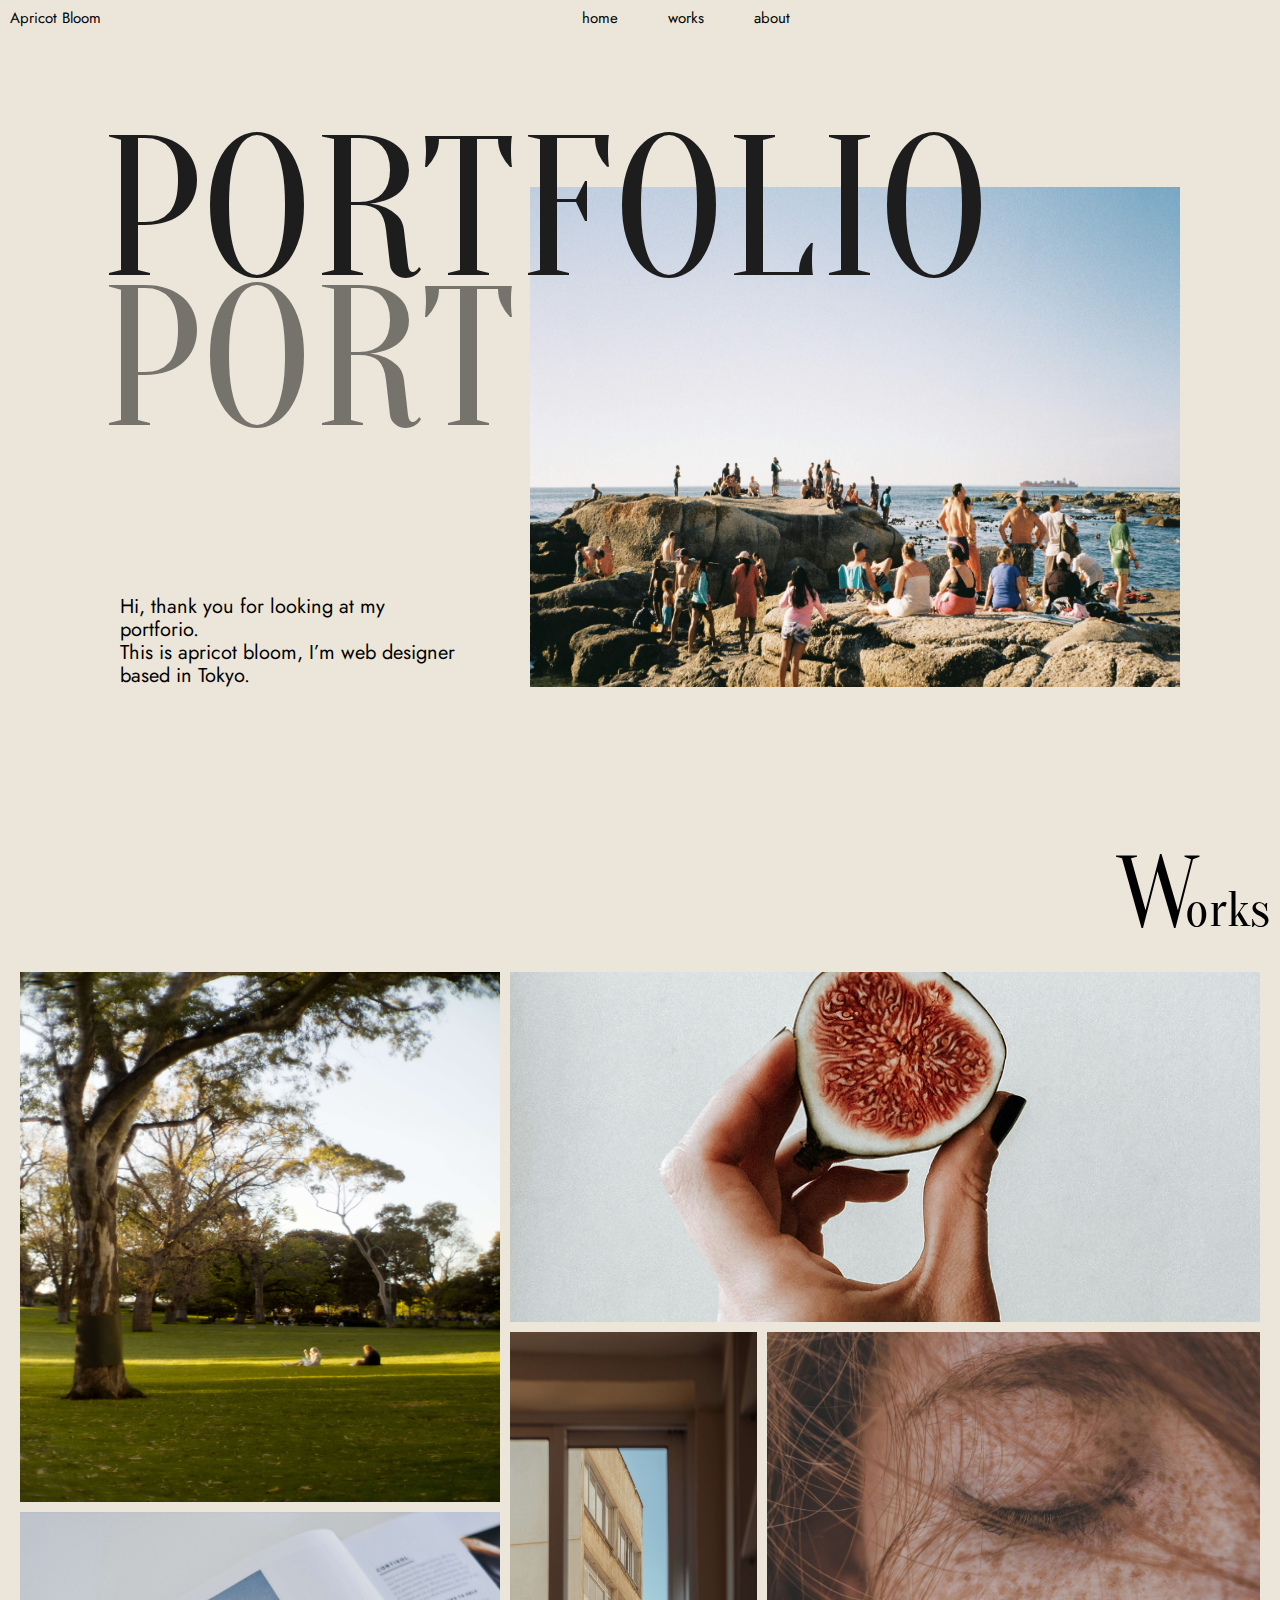
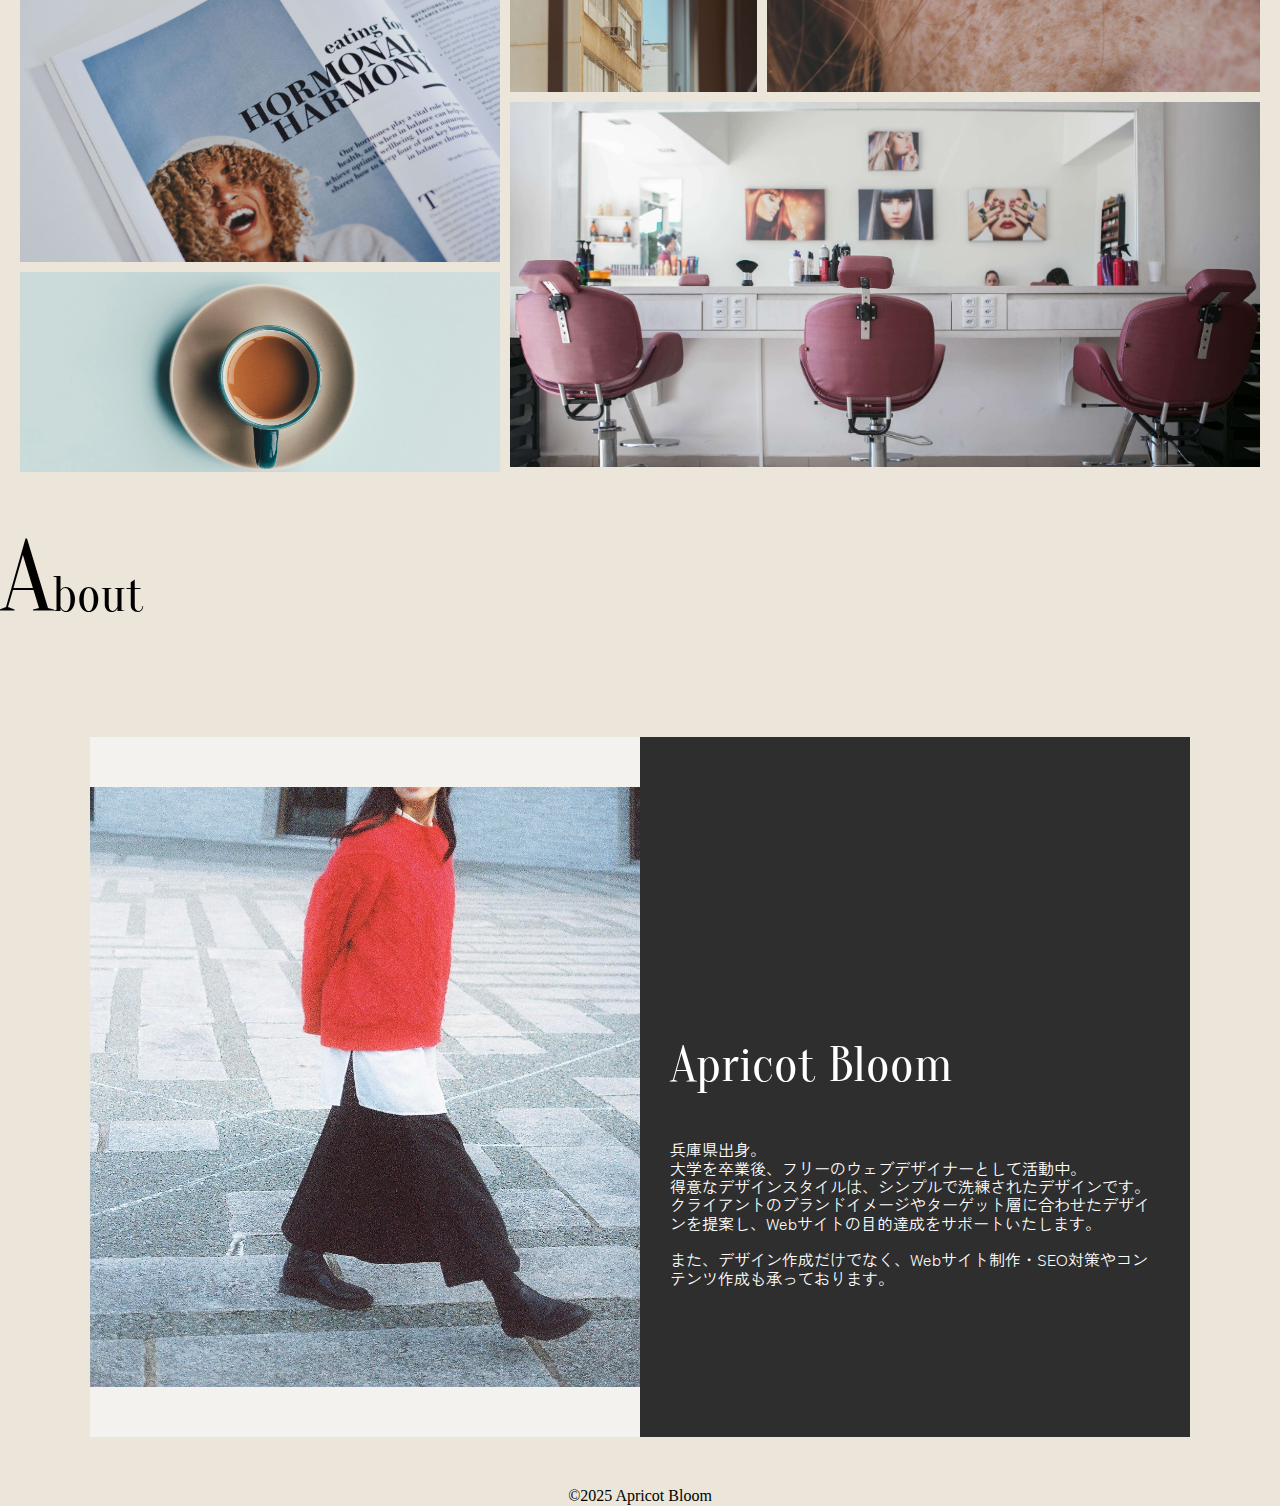
<file: index.html>
<!DOCTYPE html>
<html>

  <head>
    <title>Apricot Bloom</title>
    <meta charset="utf-8">
    <meta name="description" content="Apricot Bloom, webデザイナーのポートフォリオサイト">
    <meta name="viewport" content="width=device-width, initial-scale=1.0">
    <link rel="preconnect" href="https://fonts.googleapis.com">
    <link rel="preconnect" href="https://fonts.gstatic.com" crossorigin>
    <link href="https://fonts.googleapis.com/css2?family=Anton&family=Josefin+Sans&family=Jost:ital,wght@0,100..900;1,100..900&family=Noto+Sans+JP:wght@100..900&family=Oranienbaum&family=Zen+Kaku+Gothic+Antique&display=swap" rel="stylesheet">
    <link rel="stylesheet" href="assets/css/reset.css">
    <link rel="stylesheet" href="assets/css/style.css">
    <script src="https://ajax.googleapis.com/ajax/libs/jquery/3.3.1/jquery.min.js"></script>

  </head>

  <body>
    <header class="l-header">
      <h1 class="logo">Apricot Bloom</h1>
      <nav class="l-nav">
        <ul class="l-nav_list">
          <li><a href="index.html">home</a></li>
          <li><a href="index.html#works">works</a></li>
          <li><a href="index.html#about">about</a></li>
        </ul>
      </nav>
      <!-- スマホ用メニューボタン -->
      <!-- <button class="menu-sp" onclick="document.getElementById('nav-sp').style.display = 'block'">
        <img src="img/sm-nv.png" alt="ナビゲーションを開く">
      </button> -->
      <div class="openbtn1">
        <span></span><span></span><span></span>
      </div>

      <!-- スマホ用ナビゲーション -->
      <div class="nav-sp">

        <nav>
          <ul>
            </li>
            <li><a class="menu" href="index.html" onclick="document.getElementById('nav-sp').style.display = 'none'">home</a></li>
            <li><a class="menu" href="index.html#works" onclick="document.getElementById('nav-sp').style.display = 'none'">works</a></li>
            <li><a class="menu" href="index.html#about" onclick="document.getElementById('nav-sp').style.display = 'none'">about</a></li>
          </ul>
        </nav>
      </div>
    </header>
    <main>
      <!-- メインビジュアル -->
      <section class="l-mv">
        <img class="l-mv_img" src="img/mainvisual.jpg" alt="海岸に集まる人々">
        <div class="l-mv_catchcopy">
          <p class="black">PORTFOLIO</p>
          <p class="gray">PORT</p>
        </div>
        <p class="l-mv_text">Hi, thank you for looking at my <br>portforio.<br>
          This is apricot bloom, I’m web designer <br>based in Tokyo.
        </p>

      </section>
      <!-- ワークス -->
      <section class="l-works">
        <h2 class="l-works_title" id="works"><span>W</span>orks</h2>
        <div class="l-works_flex">
          <div class="left">

            <a href="https://wp-university-2024ver-sample-476eaa5fb6ee.herokuapp.com/" target="_blank" class="left-top_img">
              <img src="img/works1.jpg" alt="公園">
              <p class="text">
                University HP<br>-<br>
                WordPress<br>-<br>
                Jan.2025
              </p>
            </a>
            <a href="https://azu0427.github.io/html-css-advanced-kadai/kadai_tutorial_output/" target="_blank" class="left-middle_img">
             <img  src="img/works2.jpg" alt="雑誌">
             <p class="text">
              Corporate site<br>-<br>
              html/css/Responsible<br>-<br>
              Nov.2024
            </p>
            </a>
            <a href="https://azu0427.github.io/html-css-advanced-kadai/html-css-kadai_013/" target="_blank" class="left-bottom_img">
             <img  src="img/works3_new.jpg" alt="カップに入ったコーヒーの写真">
             <p class="text">
              Cafe website<br>-<br>
              html/css/Responsible<br>-<br>
              Sep.2024
            </p>
            </a>
          </div>
          <div class="right">
            
              <div class="right_top_first">
               <a href="https://azu0427.github.io/natural-kitchen/">
                <img  src="img/works4_new.png" alt="いちじく">
              
                <p class="text">
                  Cafe HP<br>-<br>
                  html/css<br>-<br>
                  Feb.2025
                </p>
              </a>
              </div>
           
            <div class="right_middle">
              <a href="https://azu0427.github.io/html-css-advanced-kadai/kodai_009.png" target="_blank" class="right_middle_first">
               <img  src="img/works6.jpg" alt="窓から見える外の建物">
               <p class="text">
                Banner of Kyoto tour <br>-<br>
                Photoshop<br>-<br>
                Sep.2024
              </p>
            </a>
              <a href="https://azu0427.github.io/html-css-advanced-kadai/kadai_tutorial_output/" target="_blank" class="right_middle_second">
               <img  src="img/works7.jpg" alt="女性の目のアップ">
               <p class="text">
                Profile site<br>-<br>
                html<br>-<br>
                Oct.2024</p>
               </a>
            </div>
            <a href="https://wordpress-hairsalon-2024ver-f787c0a6ada8.herokuapp.com/" target="_blank" class="right_bottom">
              <img src="img/works8.jpg" alt="美容室の椅子と鏡">
              <p class="text">
                Hair salon HP<br>-<br>
                WordPress<br>-<br>
                Des.2024
              </p>
            </a>
          </div>
        </div>
      </section>
      <!-- アバウト -->
      <section class="l-about">
        <h2 class="l-about_title" id="about"><span>A</span>bout</h2>
        <div class="l-about_flex">
          <div class="l-about_left">
            <img src="img/about.jpg" alt="赤い服を着た女性">
          </div>
          <div class="l-about_right">
            <div class="right_black">
              <h3 class="right_name">Apricot Bloom</h3>
              <p class="right_text">兵庫県出身。<br>
              大学を卒業後、フリーのウェブデザイナーとして活動中。<br>
              得意なデザインスタイルは、シンプルで洗練されたデザインです。クライアントのブランドイメージやターゲット層に合わせたデザインを提案し、Webサイトの目的達成をサポートいたします。<br>
              <br>
              また、デザイン作成だけでなく、Webサイト制作・SEO対策やコンテンツ作成も承っております。</p>
            </div>
          </div>
        </div>
      </section>
    </main>
    <footer class="l-footer">
      &copy;2025 Apricot Bloom
    </footer>
    <script src="assets/js/script.js"></script>
  </body>
</html>
</file>
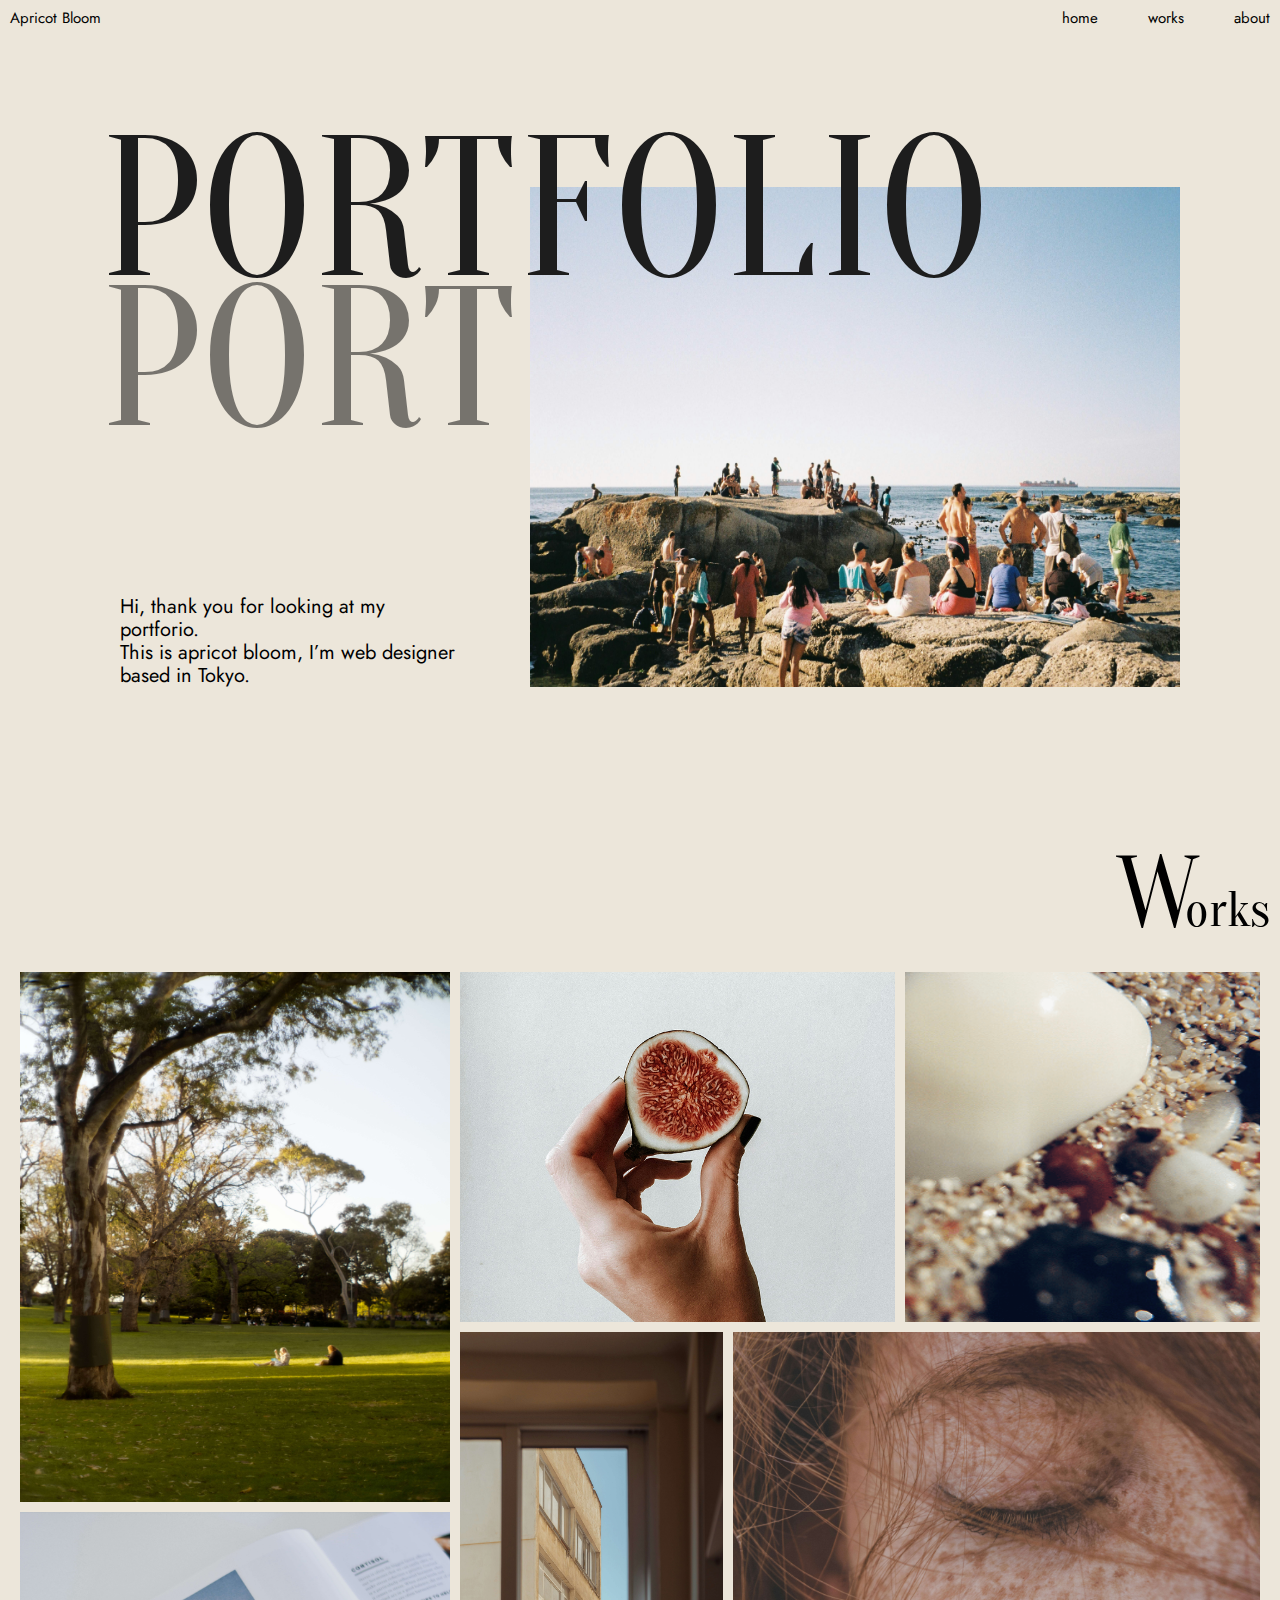
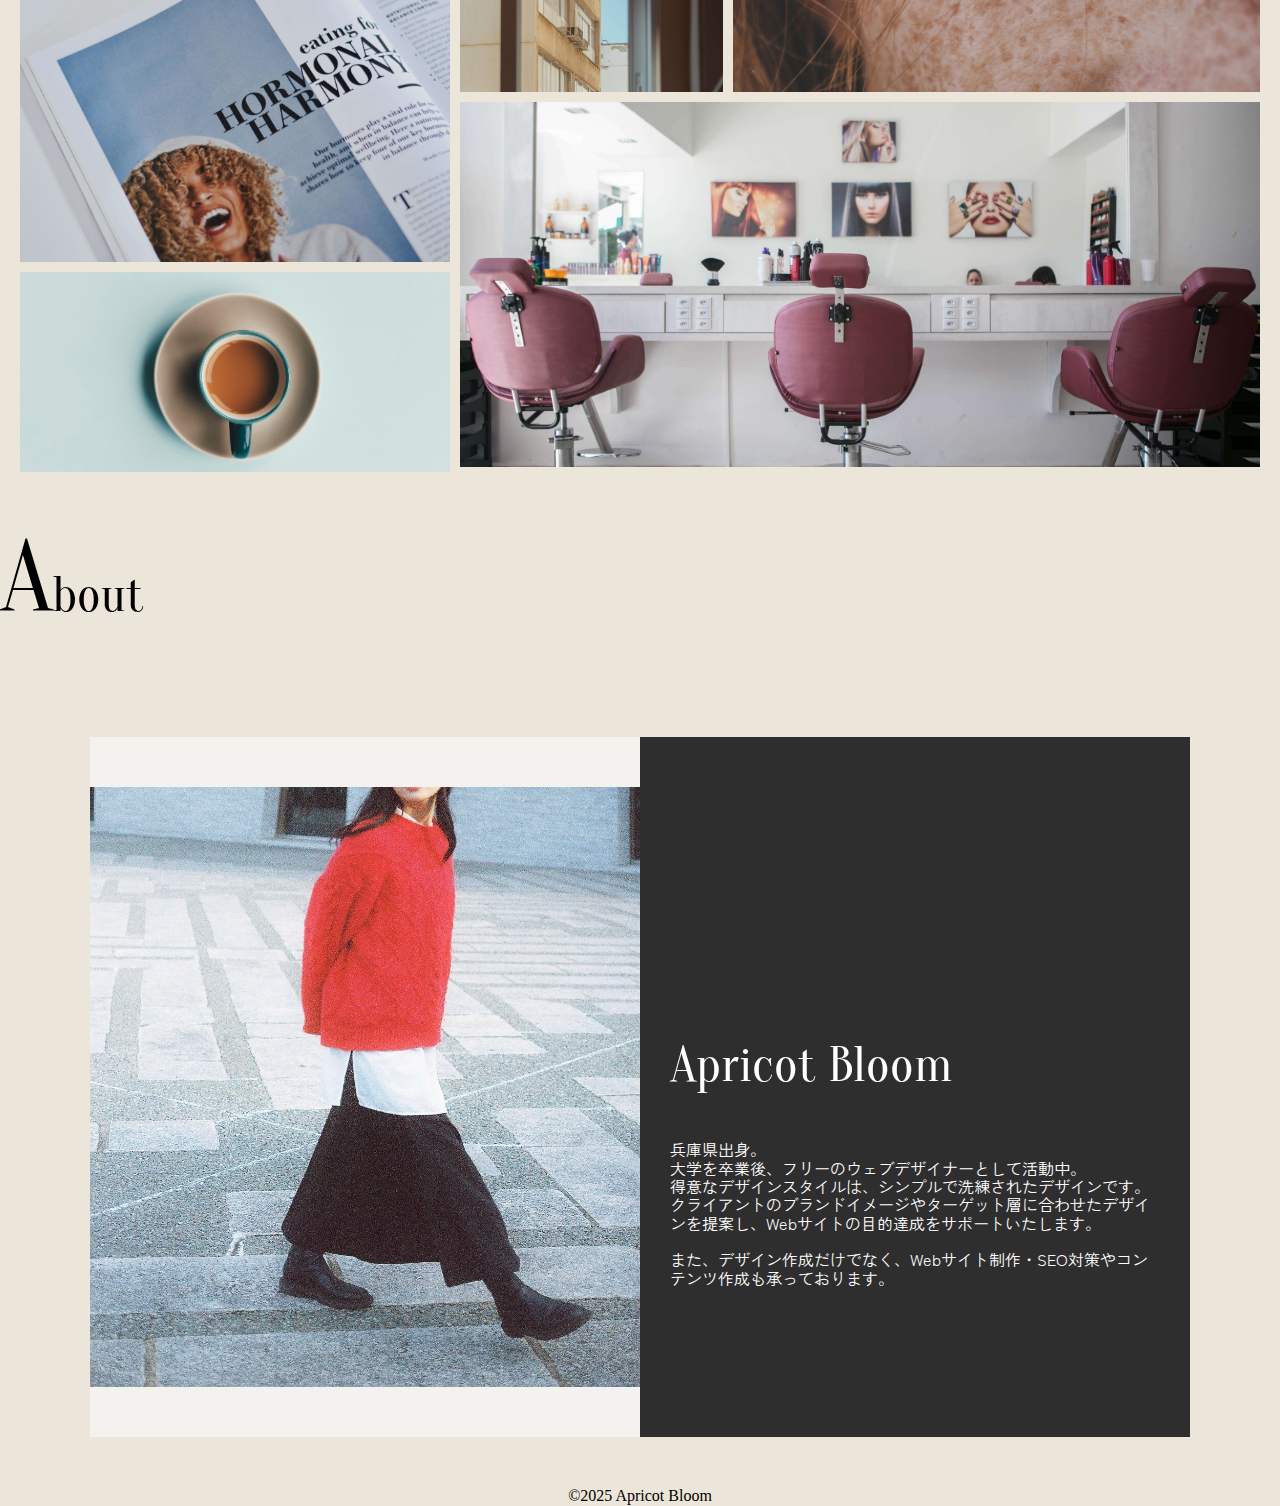
<file: apricot_bloom/index.html>
<!DOCTYPE html>
<html>

  <head>
    <title>Apricot Bloom</title>
    <meta charset="utf-8">
    <meta name="description" content="Apricot Bloom, webデザイナーのポートフォリオサイト">
    <meta name="viewport" content="width=device-width, initial-scale=1.0">
    <link rel="preconnect" href="https://fonts.googleapis.com">
    <link rel="preconnect" href="https://fonts.gstatic.com" crossorigin>
    <link href="https://fonts.googleapis.com/css2?family=Anton&family=Josefin+Sans&family=Jost:ital,wght@0,100..900;1,100..900&family=Noto+Sans+JP:wght@100..900&family=Oranienbaum&family=Zen+Kaku+Gothic+Antique&display=swap" rel="stylesheet">
    <link rel="stylesheet" href="assets/css/reset.css">
    <link rel="stylesheet" href="assets/css/style.css">
    <script src="https://ajax.googleapis.com/ajax/libs/jquery/3.3.1/jquery.min.js"></script>

  </head>

  <body>
    <header class="l-header">
      <h1 class="logo">Apricot Bloom</h1>
      <nav class="l-nav">
        <ul class="l-nav_list">
          <li><a href="index.html">home</a></li>
          <li><a href="index.html#works">works</a></li>
          <li><a href="index.html#about">about</a></li>
        </ul>
      </nav>
      <!-- スマホ用メニューボタン -->
      <!-- <button class="menu-sp" onclick="document.getElementById('nav-sp').style.display = 'block'">
        <img src="img/sm-nv.png" alt="ナビゲーションを開く">
      </button> -->
      <div class="openbtn1">
        <span></span><span></span><span></span>
      </div>

      <!-- スマホ用ナビゲーション -->
      <div class="nav-sp">

        <nav>
          <ul>
            </li>
            <li><a class="menu" href="index.html" onclick="document.getElementById('nav-sp').style.display = 'none'">home</a></li>
            <li><a class="menu" href="index.html#works" onclick="document.getElementById('nav-sp').style.display = 'none'">works</a></li>
            <li><a class="menu" href="index.html#about" onclick="document.getElementById('nav-sp').style.display = 'none'">about</a></li>
          </ul>
        </nav>
      </div>
    </header>
    <main>
      <!-- メインビジュアル -->
      <section class="l-mv">
        <img class="l-mv_img" src="img/mainvisual.jpg" alt="海岸に集まる人々">
        <div class="l-mv_catchcopy">
          <p class="black">PORTFOLIO</p>
          <p class="gray">PORT</p>
        </div>
        <p class="l-mv_text">Hi, thank you for looking at my <br>portforio.<br>
          This is apricot bloom, I’m web designer <br>based in Tokyo.
        </p>

      </section>
      <!-- ワークス -->
      <section class="l-works">
        <h2 class="l-works_title" id="works"><span>W</span>orks</h2>
        <div class="l-works_flex">
          <div class="left">

            <div class="left-top_img">
              <img src="img/works1.jpg" alt="公園">
              <p class="text">
                University HP<br>-<br>
                WordPress<br>-<br>
                Jan.2025
              </p>
            </div>
            <div class="left-middle_img">
             <img  src="img/works2.jpg" alt="雑誌">
             <p class="text">
              Corporate site<br>-<br>
              html/css/Responsible<br>-<br>
              Nov.2024
            </p>
            </div>
            <div class="left-bottom_img">
             <img  src="img/works3_new.jpg" alt="カップに入ったコーヒーの写真">
             <p class="text">
              Cafe website<br>-<br>
              html/css/Responsible<br>-<br>
              Sep.2024
            </p>
            </div>
          </div>
          <div class="right">
            <div class="right_top">
              <div class="right_top_first">
               <img  src="img/works4_new.png" alt="いちじく">
               <p class="text">
                これはhoverしたら出てくる文章だよ！<br>
                これはhoverしたら出てくる文章だよ！
              </p>
              </div>
              <div class="right_top_second">
               <img  src="img/works5.png" alt="砂と石">
               <p class="text">
                これはhoverしたら出てくる文章だよ！<br>
                これはhoverしたら出てくる文章だよ！
              </p>
              </div>
            </div>
            <div class="right_middle">
              <div class="right_middle_first">
               <img  src="img/works6.jpg" alt="窓から見える外の建物">
               <p class="text">
                これはhoverしたら出てくる文章だよ！<br>
                これはhoverしたら出てくる文章だよ！
              </p>
              </div>
              <div class="right_middle_second">
               <img  src="img/works7.jpg" alt="女性の目のアップ">
               <p class="text">
                Profile site<br>-<br>
                html<br>-<br>
                Oct.2024
              </div>
            </div>
            <div class="right_bottom">
              <img src="img/works8.jpg" alt="美容室の椅子と鏡">
              <p class="text">
                Hair salon HP<br>-<br>
                html/css<br>-<br>
                Des.2024
              </p>
            </div>
          </div>
        </div>
      </section>
      <!-- アバウト -->
      <section class="l-about">
        <h2 class="l-about_title" id="about"><span>A</span>bout</h2>
        <div class="l-about_flex">
          <div class="l-about_left">
            <img src="img/about.jpg" alt="赤い服を着た女性">
          </div>
          <div class="l-about_right">
            <div class="right_black">
              <h3 class="right_name">Apricot Bloom</h3>
              <p class="right_text">兵庫県出身。<br>
              大学を卒業後、フリーのウェブデザイナーとして活動中。<br>
              得意なデザインスタイルは、シンプルで洗練されたデザインです。クライアントのブランドイメージやターゲット層に合わせたデザインを提案し、Webサイトの目的達成をサポートいたします。<br>
              <br>
              また、デザイン作成だけでなく、Webサイト制作・SEO対策やコンテンツ作成も承っております。</p>
            </div>
          </div>
        </div>
      </section>
    </main>
    <footer class="l-footer">
      &copy;2025 Apricot Bloom
    </footer>
    <script src="assets/js/script.js"></script>
  </body>
</html>
</file>
<file: assets/css/style.css>
body{
  background-color: #ece6da;
  max-width: 1280px;
  margin: 0 auto 0 auto;
}
/* ヘッダー */
.l-header{
  display: flex;
  justify-content: space-between;
  padding: 10px;
  margin-bottom:50px ;
}
.nav-sp {
  display: none;
}
.logo{
  font-size: 15px;
  font-family: "Jost", serif;
  font-optical-sizing: auto;
  font-weight: weight;
  font-style: normal;
}
.l-nav_list{
  font-size: 15px;
  display: flex;
  column-gap: 50px;
  font-family: "Jost", serif;
  font-optical-sizing: auto;
  font-weight: weight;
  font-style: normal;
}
.menu-sp{
  display: none;
}
/* メインビジュアル */
.l-mv{
  position: relative;
  height: 700px;
}
.l-mv_catchcopy p{
  font-size: 200px;
  font-family: "Oranienbaum", serif;
  font-weight: 400;
  font-style: normal;
}
.l-mv_catchcopy{
  position: absolute;
  left: 100px;
  top: 50px;
  letter-spacing: 0.05em;
  line-height: 0.75;
}
.black{
  color: #1d1d1d;
}
.gray{
  color: rgba(0, 0, 0, 0.5);
}
.l-mv_text{
  font-size: 20px;
  font-family: "Jost", serif;
  font-optical-sizing: auto;
  font-weight: weight;
  font-style: normal;
  position: absolute;
  left: 120px;
  bottom: 100px;
}
.l-mv_img{
  position: absolute;
  width: 650px;
  height: 500px;
  right: 100px;
  top: 100px;
}

/* ワークス */
.l-works{
  margin: 50px auto 50px auto;
  position: relative;
}
.l-works_title{
  font-size: 50px;
  letter-spacing: -3%;
  font-family: "Oranienbaum", serif;
  font-weight: 400;
  font-style: normal;
  text-align: right;
  margin: 10px;
}
.l-works_title span{
  font-size: 100px;
  position: relative;
  right: -13px;
}
.l-works_flex{
  display: flex;
  justify-content: center;
  column-gap: 10px;
  margin: 20px;
}
.left{
  max-width: 550px;
}


.left-top_img{
  display: block;
  width: 100%;
  height: 530px;
  margin-bottom: 10px;
  position: relative;
}

/* hoverしてない時のtext */
.left-top_img .text {
  position: absolute;
  top: 0;
  left: 0;
  width: 100%;
  height: 100%;

  opacity: 0;
  visibility: hidden;
  transition: all 0.2s ease-in-out;

  background-color: rgba(0, 0, 0, 0.5);

  line-height: 1.6;
  color: white;
  padding: 15px;
}

/* hoverした時のtext */
.left-top_img:hover .text {
  opacity: 1;
  visibility: visible;
  transition: all 0.2s ease-in-out;
}

.left-top_img img{
  width: 100%;
  height: 100%;
}
/* ここまで */

.left-middle_img{
  display: block;
  width: 100%;
  height: 350px;
  margin-bottom:10px ;
  position: relative;
}
.left-middle_img img{
  width: 100%;
  height: 100%;
  object-fit: cover;
}
.left-middle_img .text {
  position: absolute;
  top: 0;
  left: 0;
  width: 100%;
  height: 100%;

  opacity: 0;
  visibility: hidden;
  transition: all 0.2s ease-in-out;

  background-color: rgba(0, 0, 0, 0.5);

  line-height: 1.6;
  color: white;
  padding: 15px;
}
/* hoverした時のtext */
.left-middle_img:hover .text {
  opacity: 1;
  visibility: visible;
  transition: all 0.2s ease-in-out;
}
.left-bottom_img{
  display: block;
  width: 100%;
  object-position: inherit;
  height: 200px;
  position: relative;
}
.left-bottom_img img{
  width: 100%;
  height: 100%;
  object-fit: cover;
}
.left-bottom_img .text {
  position: absolute;
  top: 0;
  left: 0;
  width: 100%;
  height: 100%;

  opacity: 0;
  visibility: hidden;
  transition: all 0.2s ease-in-out;

  background-color: rgba(0, 0, 0, 0.5);

  line-height: 1.6;
  color: white;
  padding: 15px;
}
/* hoverした時のtext */
.left-bottom_img:hover .text {
  opacity: 1;
  visibility: visible;
  transition: all 0.2s ease-in-out;
}
.right{
  max-width: 800px;
}
.right_top{
  display: flex;
}
.right_top_first{
  display: block;
  width: 100%;
  height: 350px;
  margin: 0 10px 10px 0;
  position: relative;
}
.right_top_first img{
  width: 100%;
  height: 100%;
  object-fit: cover;
}
.right_top_first .text {
  position: absolute;
  top: 0;
  left: 0;
  width: 100%;
  height: 100%;

  opacity: 0;
  visibility: hidden;
  transition: all 0.2s ease-in-out;

  background-color: rgba(0, 0, 0, 0.5);

  line-height: 1.6;
  color: white;
  padding: 15px;
}

/* hoverした時のtext */
.right_top_first:hover .text {
  opacity: 1;
  visibility: visible;
  transition: all 0.2s ease-in-out;
}
.right_top_second{
  display: block;
  width: 440px;
  height: 350px;
  margin-bottom: 10px;
  position: relative;
}
.right_top_second img{
  width: 100%;
  height: 100%;
}
.right_top_second .text {
  position: absolute;
  top: 0;
  left: 0;
  width: 100%;
  height: 100%;

  opacity: 0;
  visibility: hidden;
  transition: all 0.2s ease-in-out;

  background-color: rgba(0, 0, 0, 0.5);

  line-height: 1.6;
  color: white;
  padding: 15px;
}

/* hoverした時のtext */
.right_top_second:hover .text {
  opacity: 1;
  visibility: visible;
  transition: all 0.2s ease-in-out;
}
.right_middle{
  display: flex;
}
.right_middle_first{
  display: block;
  width: 270px;
  height: 360px;
  margin: 0 10px 10px 0;
  position: relative;
}
.right_middle_first img{
  width: 100%;
  height: 100%;
}
.right_middle_first .text {
  position: absolute;
  top: 0;
  left: 0;
  width: 100%;
  height: 100%;

  opacity: 0;
  visibility: hidden;
  transition: all 0.2s ease-in-out;

  background-color: rgba(0, 0, 0, 0.5);

  line-height: 1.6;
  color: white;
  padding: 15px;
}

/* hoverした時のtext */
.right_middle_first:hover .text {
  opacity: 1;
  visibility: visible;
  transition: all 0.2s ease-in-out;
}
.right_middle_second{
  display: block;
  width: 540px;
  height: 360px;
  margin-bottom: 10px;
  position: relative;
}
.right_middle_second img{
  width: 100%;
  height: 100%;
  object-fit: cover;
}
.right_middle_second .text {
  position: absolute;
  top: 0;
  left: 0;
  width: 100%;
  height: 100%;

  opacity: 0;
  visibility: hidden;
  transition: all 0.2s ease-in-out;

  background-color: rgba(0, 0, 0, 0.5);

  line-height: 1.6;
  color: white;
  padding: 15px;
}

/* hoverした時のtext */
.right_middle_second:hover .text {
  opacity: 1;
  visibility: visible;
  transition: all 0.2s ease-in-out;
}
.right_bottom {
  display: block;
  width: 100%;
  height: 365px;
  position: relative;
}

.right_bottom img{
  width: 100%;
  height: 100%;
  object-fit: cover;
}
.right_bottom .text {
  position: absolute;
  top: 0;
  left: 0;
  width: 100%;
  height: 100%;

  opacity: 0;
  visibility: hidden;
  transition: all 0.2s ease-in-out;

  background-color: rgba(0, 0, 0, 0.5);

  line-height: 1.6;
  color: white;
  padding: 15px;
}

/* hoverした時のtext */
.right_bottom:hover .text {
  opacity: 1;
  visibility: visible;
  transition: all 0.2s ease-in-out;
}
/* アバウト */
.l-about{
  margin: 50px auto 50px auto;
  position: relative;
}
.l-about_title{
  font-size: 50px;
  font-family: "Oranienbaum", serif;
  font-weight: 400;
  font-style: normal;
  text-align: left;
 
}
.l-about_title span{
  font-size: 100px;
}
.l-about_flex{
  display: flex;
  justify-content: center;
  padding-top: 100px;
}
.l-about_flex img{
  width: 550px;
  height: 600px;
  margin-top:50px ;
}
.l-about_left{
  width: 550px;
  height: 700px;
  background-color: #f3f2ee;
}
.right_black{
   position: relative;
   width: 550px;
  height: 700px;
  background-color: #2e2e2e;
}
.right_name{
  position: absolute;
  left: 30px;
  top: 300px;
  font-size: 50px;
  color: #FFFF;
  font-family: "Oranienbaum", serif;
  font-weight: 400;
  font-style: normal;
  position: absolute;
}
.right_text{
  position: absolute;
  left: 30px;
  bottom: 150px;
  padding-right:30px ;
  color: #FFFF;
  font-family: "Zen Kaku Gothic Antique", serif;
  font-weight: 400;
  font-style: normal;
}
/* フッター */
.l-footer{
  text-align: center;
}


/* 画面幅が767px以下のとき */
@media screen and (max-width: 767px) {
  /* スマートフォン用のスタイルを指定する */
  /* PC用ナビゲーション非表示 */

  .l-header{
    margin-bottom: 20px;
  }
  .l-nav {
    display: none;
  }
  .menu-sp{
    display: block;
     background-color: transparent;
     float: right;
     padding: 0;
     border: none;
   }
  .menu-sp img{
    width: 80%;
    height: 80%;

  }
  .nav-sp{
    background-color:#f3f2ee;
    position: fixed;
    left: 0;
    top: 0;
    height: 100%;
    width: 100%;
    z-index: 100;
    padding: 100px 50px;
  }
  .nav-sp ul {
    display: flex;
    flex-direction: column;
    row-gap: 20px;
  }

  .nav-sp li a {
    font-size: 20px;
  }
  .nav-sp.open {
    display: block;
  }
  .close{
     position: absolute;
     top: 20px;
     right: 20px;
     background-color: transparent;
     border: none;
  }
   #nav-sp nav ul {
     padding-left: 0;
   }
 
   #nav-sp nav li {
     list-style: none;
   }
 
  /* メインビジュアル */
  .l-mv{
    position: relative;
    height: 500px;
  }
  .l-mv_img{
    width: 100%;
    height:60%;
    right: auto;
    top: 100px;
  }
  .l-mv_catchcopy p{
    font-size: 70px;
  }
  .l-mv_catchcopy{
    position: absolute;
    left: 20px;
    top: 20px;
  }
  .l-mv_text{
    font-size: 15px;
    position: absolute;
    left: auto;
    right: 20px;
    bottom: 20px;
  }
/* ワークス */
.l-works{
  margin: 20px;
}
.l-works_title{
  font-size: 40px;
  letter-spacing: -3%;
  font-family: "Oranienbaum", serif;
  font-weight: 400;
  font-style: normal;
  text-align: center;
  margin: 10px;
}
.l-works_title span{
  font-size: 80px;
  position: relative;
  right: -13px;
}
 .l-works_flex{
  display: block;
 }
 .left-top_img{
  margin-bottom: 30px;
 }

 .right_middle{
  display: block;
 }
 .right_middle img{
  width: 100%;
  margin-bottom:30px ;
 }
 .right_middle_second{
  width: 100%;
 }
 /* アバウト */
 .l-about_title{
  font-size: 40px;
  font-family: "Oranienbaum", serif;
  font-weight: 400;
  font-style: normal;
  text-align: center;
 }
 .l-about_title span{
  font-size: 80px;
 }
 .l-about_flex{
  flex-direction: column-reverse;
  padding: 20px;

 }
 .l-about_flex img{
  width: 100%;
  height: 350px;
  margin-top: 0px;
  object-fit: cover;
 }
.l-about_left{
  width: 100%;
  height: 350px;
  background-color: #f3f2ee;
  padding-left: 50px;
}
.l-about_right{
  width: 100%;
  height: 350px;
  background-color: #f3f2ee;
  padding-right: 50px;
}
.right_black{
  width: 100%;
  height: 350px;
  background-color: #1d1d1d;
}
.right_name{
  position: absolute;
  left: 30px;
  top: 150px;
  font-size: 30px;
  color: #FFFF;
  font-family: "Oranienbaum", serif;
  font-weight: 400;
  font-style: normal;
}
.right_text{
  position: absolute;
  left: 30px;
  bottom: 40px;
  padding-right:30px;
  color: #FFFF;
  font-family: "Zen Kaku Gothic Antique", serif;
  font-weight: 400;
  font-style: normal;
  font-size: 10px;
  overflow-wrap: anywhere;
}

.left-top_img {
  width: 100%;
}

.left-middle_img {
  width: 100%;
  margin-bottom: 30px;
  padding: 0;
}

.left-bottom_img {
  width: 100%;
  margin-bottom: 30px;
}

.right_top_first{
  width: 100%;
  margin-bottom: 30px;
}

.right_middle_first {
  padding: 0;
  width: 100%;
  margin-bottom: 30px;
}
.right_middle_second{
  margin-bottom:30px ;
}

.openbtn1 {
  display: none;
}
}

@media screen and (max-width: 767px) {
  .openbtn1 {
    display: block;
    position: relative; /*ボタン内側の基点となるためrelativeを指定*/
    cursor: pointer;
    width: 10.6666666667vw;
    height: 10.6666666667vw;
    border-radius: 5px;
  }
  .openbtn1 span {
    display: inline-block;
    transition: all 0.4s; /*アニメーションの設定*/
    position: absolute;
    right: 10px;
    height: 2px;
    border-radius: 0px;
    width: 8vw;
    z-index: 120;
    background-color: black;
  }
  .openbtn1 span:nth-of-type(1) {
    top: 2.6666666667vw;
  }
  .openbtn1 span:nth-of-type(2) {
    top: 5.3333333333vw;
  }
  .openbtn1 span:nth-of-type(3) {
    top: 8vw;
  }
  .openbtn1 p {
    position: absolute;
    font-size: 4.2666666667vw;
    bottom: 3.4666666667vw;
    left: 0;
    right: auto;
    width: 100%;
    text-align: center;
  }
  .openbtn1.active {
    top: 0;
    z-index: 120;
  }
  .openbtn1.active span {
    background-color: black;
  }
  .openbtn1.active span:nth-of-type(1) {
    top: 3vw;
    right: 10px;
    left: auto;
    transform: translateY(10px) rotate(-45deg);
    width: 8.6666666667vw;
  }
  .openbtn1.active span:nth-of-type(2) {
    opacity: 0; /*真ん中の線は透過*/
  }
  .openbtn1.active span:nth-of-type(3) {
    top: 3vw;
    left: auto;
    right: 10px;
    transform: translateY(10px) rotate(45deg);
    width: 8.6666666667vw;
  }
  .openbtn1.active p {
    display: none;
  }
}
</file>
<file: apricot_bloom/assets/css/style.css>
body{
  background-color: #ece6da;
  max-width: 1280px;
  margin: 0 auto 0 auto;
}
/* ヘッダー */
.l-header{
  display: flex;
  justify-content: space-between;
  padding: 10px;
  margin-bottom:50px ;
}
.nav-sp {
  display: none;
}
.logo{
  font-size: 15px;
  font-family: "Jost", serif;
  font-optical-sizing: auto;
  font-weight: weight;
  font-style: normal;
}
.l-nav_list{
  font-size: 15px;
  display: flex;
  column-gap: 50px;
  font-family: "Jost", serif;
  font-optical-sizing: auto;
  font-weight: weight;
  font-style: normal;
}
.menu-sp{
  display: none;
}
/* メインビジュアル */
.l-mv{
  position: relative;
  height: 700px;
}
.l-mv_catchcopy p{
  font-size: 200px;
  font-family: "Oranienbaum", serif;
  font-weight: 400;
  font-style: normal;
}
.l-mv_catchcopy{
  position: absolute;
  left: 100px;
  top: 50px;
  letter-spacing: 0.05em;
  line-height: 0.75;
}
.black{
  color: #1d1d1d;
}
.gray{
  color: rgba(0, 0, 0, 0.5);
}
.l-mv_text{
  font-size: 20px;
  font-family: "Jost", serif;
  font-optical-sizing: auto;
  font-weight: weight;
  font-style: normal;
  position: absolute;
  left: 120px;
  bottom: 100px;
}
.l-mv_img{
  position: absolute;
  width: 650px;
  height: 500px;
  right: 100px;
  top: 100px;
}

/* ワークス */
.l-works{
  margin: 50px auto 50px auto;
  position: relative;
}
.l-works_title{
  font-size: 50px;
  letter-spacing: -3%;
  font-family: "Oranienbaum", serif;
  font-weight: 400;
  font-style: normal;
  text-align: right;
  margin: 10px;
}
.l-works_title span{
  font-size: 100px;
  position: relative;
  right: -13px;
}
.l-works_flex{
  display: flex;
  justify-content: center;
  column-gap: 10px;
  margin: 20px;
}
.left{
  max-width: 550px;
}

/* 高草木コード */
.left-top_img{
  width: 100%;
  height: 530px;
  margin-bottom: 10px;
  position: relative;
}

/* hoverしてない時のtext */
.left-top_img .text {
  position: absolute;
  top: 0;
  left: 0;
  width: 100%;
  height: 100%;

  opacity: 0;
  visibility: hidden;
  transition: all 0.2s ease-in-out;

  background-color: rgba(0, 0, 0, 0.5);

  line-height: 1.6;
  color: white;
  padding: 15px;
}

/* hoverした時のtext */
.left-top_img:hover .text {
  opacity: 1;
  visibility: visible;
  transition: all 0.2s ease-in-out;
}

.left-top_img img{
  width: 100%;
  height: 100%;
}
/* ここまで */

.left-middle_img{
  width: 100%;
  height: 350px;
  margin-bottom:10px ;
  position: relative;
}
.left-middle_img img{
  width: 100%;
  height: 100%;
  object-fit: cover;
}
.left-middle_img .text {
  position: absolute;
  top: 0;
  left: 0;
  width: 100%;
  height: 100%;

  opacity: 0;
  visibility: hidden;
  transition: all 0.2s ease-in-out;

  background-color: rgba(0, 0, 0, 0.5);

  line-height: 1.6;
  color: white;
  padding: 15px;
}
/* hoverした時のtext */
.left-middle_img:hover .text {
  opacity: 1;
  visibility: visible;
  transition: all 0.2s ease-in-out;
}
.left-bottom_img{
  width: 100%;
  object-position: inherit;
  height: 200px;
  position: relative;
}
.left-bottom_img img{
  width: 100%;
  height: 100%;
  object-fit: cover;
}
.left-bottom_img .text {
  position: absolute;
  top: 0;
  left: 0;
  width: 100%;
  height: 100%;

  opacity: 0;
  visibility: hidden;
  transition: all 0.2s ease-in-out;

  background-color: rgba(0, 0, 0, 0.5);

  line-height: 1.6;
  color: white;
  padding: 15px;
}
/* hoverした時のtext */
.left-bottom_img:hover .text {
  opacity: 1;
  visibility: visible;
  transition: all 0.2s ease-in-out;
}
.right{
  max-width: 800px;
}
.right_top{
  display: flex;
}
.right_top_first{
  width: 540px;
  height: 350px;
  margin: 0 10px 10px 0;
  position: relative;
}
.right_top_first img{
  width: 100%;
  height: 100%;
  object-fit: cover;
}
.right_top_first .text {
  position: absolute;
  top: 0;
  left: 0;
  width: 100%;
  height: 100%;

  opacity: 0;
  visibility: hidden;
  transition: all 0.2s ease-in-out;

  background-color: rgba(0, 0, 0, 0.5);

  line-height: 1.6;
  color: white;
  padding: 15px;
}

/* hoverした時のtext */
.right_top_first:hover .text {
  opacity: 1;
  visibility: visible;
  transition: all 0.2s ease-in-out;
}
.right_top_second{
  width: 440px;
  height: 350px;
  margin-bottom: 10px;
  position: relative;
}
.right_top_second img{
  width: 100%;
  height: 100%;
}
.right_top_second .text {
  position: absolute;
  top: 0;
  left: 0;
  width: 100%;
  height: 100%;

  opacity: 0;
  visibility: hidden;
  transition: all 0.2s ease-in-out;

  background-color: rgba(0, 0, 0, 0.5);

  line-height: 1.6;
  color: white;
  padding: 15px;
}

/* hoverした時のtext */
.right_top_second:hover .text {
  opacity: 1;
  visibility: visible;
  transition: all 0.2s ease-in-out;
}
.right_middle{
  display: flex;
}
.right_middle_first{
  width: 270px;
  height: 360px;
  margin: 0 10px 10px 0;
  position: relative;
}
.right_middle_first img{
  width: 100%;
  height: 100%;
}
.right_middle_first .text {
  position: absolute;
  top: 0;
  left: 0;
  width: 100%;
  height: 100%;

  opacity: 0;
  visibility: hidden;
  transition: all 0.2s ease-in-out;

  background-color: rgba(0, 0, 0, 0.5);

  line-height: 1.6;
  color: white;
  padding: 15px;
}

/* hoverした時のtext */
.right_middle_first:hover .text {
  opacity: 1;
  visibility: visible;
  transition: all 0.2s ease-in-out;
}
.right_middle_second{
  width: 540px;
  height: 360px;
  margin-bottom: 10px;
  position: relative;
}
.right_middle_second img{
  width: 100%;
  height: 100%;
  object-fit: cover;
}
.right_middle_second .text {
  position: absolute;
  top: 0;
  left: 0;
  width: 100%;
  height: 100%;

  opacity: 0;
  visibility: hidden;
  transition: all 0.2s ease-in-out;

  background-color: rgba(0, 0, 0, 0.5);

  line-height: 1.6;
  color: white;
  padding: 15px;
}

/* hoverした時のtext */
.right_middle_second:hover .text {
  opacity: 1;
  visibility: visible;
  transition: all 0.2s ease-in-out;
}
.right_bottom {
  width: 100%;
  height: 365px;
  position: relative;
}

.right_bottom img{
  width: 100%;
  height: 100%;
  object-fit: cover;
}
.right_bottom .text {
  position: absolute;
  top: 0;
  left: 0;
  width: 100%;
  height: 100%;

  opacity: 0;
  visibility: hidden;
  transition: all 0.2s ease-in-out;

  background-color: rgba(0, 0, 0, 0.5);

  line-height: 1.6;
  color: white;
  padding: 15px;
}

/* hoverした時のtext */
.right_bottom:hover .text {
  opacity: 1;
  visibility: visible;
  transition: all 0.2s ease-in-out;
}
/* アバウト */
.l-about{
  margin: 50px auto 50px auto;
  position: relative;
}
.l-about_title{
  font-size: 50px;
  font-family: "Oranienbaum", serif;
  font-weight: 400;
  font-style: normal;
  text-align: left;
 
}
.l-about_title span{
  font-size: 100px;
}
.l-about_flex{
  display: flex;
  justify-content: center;
  padding-top: 100px;
}
.l-about_flex img{
  width: 550px;
  height: 600px;
  margin-top:50px ;
}
.l-about_left{
  width: 550px;
  height: 700px;
  background-color: #f3f2ee;
}
.right_black{
   position: relative;
   width: 550px;
  height: 700px;
  background-color: #2e2e2e;
}
.right_name{
  position: absolute;
  left: 30px;
  top: 300px;
  font-size: 50px;
  color: #FFFF;
  font-family: "Oranienbaum", serif;
  font-weight: 400;
  font-style: normal;
  position: absolute;
}
.right_text{
  position: absolute;
  left: 30px;
  bottom: 150px;
  padding-right:30px ;
  color: #FFFF;
  font-family: "Zen Kaku Gothic Antique", serif;
  font-weight: 400;
  font-style: normal;
}
/* フッター */
.l-footer{
  text-align: center;
}


/* 画面幅が767px以下のとき */
@media screen and (max-width: 767px) {
  /* スマートフォン用のスタイルを指定する */
  /* PC用ナビゲーション非表示 */

  .l-header{
    margin-bottom: 20px;
  }
  /* ナビゲーションわからない */
  .l-nav {
    display: none;
  }
  .menu-sp{
    display: block;
     background-color: transparent;
     float: right;
     padding: 0;
     border: none;
   }
  .menu-sp img{
    width: 80%;
    height: 80%;

  }
  .nav-sp{
    background-color:#f3f2ee;
    position: fixed;
    left: 0;
    top: 0;
    height: 100%;
    width: 100%;
    z-index: 100;
    padding: 100px 50px;
  }
  .nav-sp ul {
    display: flex;
    flex-direction: column;
    row-gap: 20px;
  }

  .nav-sp li a {
    font-size: 20px;
  }
  .nav-sp.open {
    display: block;
  }
  .close{
     position: absolute;
     top: 20px;
     right: 20px;
     background-color: transparent;
     border: none;
  }
   #nav-sp nav ul {
     padding-left: 0;
   }
 
   #nav-sp nav li {
     list-style: none;
   }
 
  /* メインビジュアル */
  .l-mv{
    position: relative;
    height: 500px;
  }
  .l-mv_img{
    width: 100%;
    height:60%;
    right: auto;
    top: 100px;
  }
  .l-mv_catchcopy p{
    font-size: 70px;
  }
  .l-mv_catchcopy{
    position: absolute;
    left: 20px;
    top: 20px;
  }
  .l-mv_text{
    font-size: 15px;
    position: absolute;
    left: auto;
    right: 20px;
    bottom: 20px;
  }
/* ワークス */
.l-works{
  margin: 20px;
}
.l-works_title{
  font-size: 40px;
  letter-spacing: -3%;
  font-family: "Oranienbaum", serif;
  font-weight: 400;
  font-style: normal;
  text-align: center;
  margin: 10px;
}
.l-works_title span{
  font-size: 80px;
  position: relative;
  right: -13px;
}
 .l-works_flex{
  display: block;
 }
 .left-top_img{
  margin-bottom: 30px;
 }
 .right_top{
  display: block;
 }
 .right_top img{
  width: 100%;
  padding: 0;
  margin-bottom: 30px;
 }
 .right_middle{
  display: block;
 }
 .right_middle img{
  width: 100%;
  margin-bottom:30px ;
 }
 .right_middle_second{
  width: 100%;
 }
 /* アバウト */
 .l-about_title{
  font-size: 40px;
  font-family: "Oranienbaum", serif;
  font-weight: 400;
  font-style: normal;
  text-align: center;
 }
 .l-about_title span{
  font-size: 80px;
 }
 .l-about_flex{
  flex-direction: column-reverse;
  padding: 20px;

 }
 .l-about_flex img{
  width: 100%;
  height: 350px;
  margin-top: 0px;
  object-fit: cover;
 }
.l-about_left{
  width: 100%;
  height: 350px;
  background-color: #f3f2ee;
  padding-left: 50px;
}
.l-about_right{
  width: 100%;
  height: 350px;
  background-color: #f3f2ee;
  padding-right: 50px;
}
.right_black{
  width: 100%;
  height: 350px;
  background-color: #1d1d1d;
}
.right_name{
  position: absolute;
  left: 30px;
  top: 150px;
  font-size: 30px;
  color: #FFFF;
  font-family: "Oranienbaum", serif;
  font-weight: 400;
  font-style: normal;
}
.right_text{
  position: absolute;
  left: 30px;
  bottom: 40px;
  padding-right:30px;
  color: #FFFF;
  font-family: "Zen Kaku Gothic Antique", serif;
  font-weight: 400;
  font-style: normal;
  font-size: 10px;
  overflow-wrap: anywhere;
}

.left-top_img {
  width: 100%;
}

.left-middle_img {
  width: 100%;
  margin-bottom: 30px;
  padding: 0;
}

.left-bottom_img {
  width: 100%;
  margin-bottom: 30px;
}

.right_top_first, .right_top_second {
  width: 100%;
  margin-bottom: 10px;
}

.right_middle_first {
  padding: 0;
  width: 100%;
  margin-bottom: 10px;
}
}

.openbtn1 {
  display: none;
}

@media screen and (max-width: 767px) {
  .openbtn1 {
    display: block;
    position: relative; /*ボタン内側の基点となるためrelativeを指定*/
    cursor: pointer;
    width: 10.6666666667vw;
    height: 10.6666666667vw;
    border-radius: 5px;
  }
  .openbtn1 span {
    display: inline-block;
    transition: all 0.4s; /*アニメーションの設定*/
    position: absolute;
    right: 10px;
    height: 2px;
    border-radius: 0px;
    width: 8vw;
    z-index: 120;
    background-color: black;
  }
  .openbtn1 span:nth-of-type(1) {
    top: 2.6666666667vw;
  }
  .openbtn1 span:nth-of-type(2) {
    top: 5.3333333333vw;
  }
  .openbtn1 span:nth-of-type(3) {
    top: 8vw;
  }
  .openbtn1 p {
    position: absolute;
    font-size: 4.2666666667vw;
    bottom: 3.4666666667vw;
    left: 0;
    right: auto;
    width: 100%;
    text-align: center;
  }
  .openbtn1.active {
    top: 0;
    z-index: 120;
  }
  .openbtn1.active span {
    background-color: black;
  }
  .openbtn1.active span:nth-of-type(1) {
    top: 3vw;
    right: 10px;
    left: auto;
    transform: translateY(10px) rotate(-45deg);
    width: 8.6666666667vw;
  }
  .openbtn1.active span:nth-of-type(2) {
    opacity: 0; /*真ん中の線は透過*/
  }
  .openbtn1.active span:nth-of-type(3) {
    top: 3vw;
    left: auto;
    right: 10px;
    transform: translateY(10px) rotate(45deg);
    width: 8.6666666667vw;
  }
  .openbtn1.active p {
    display: none;
  }
}
</file>
